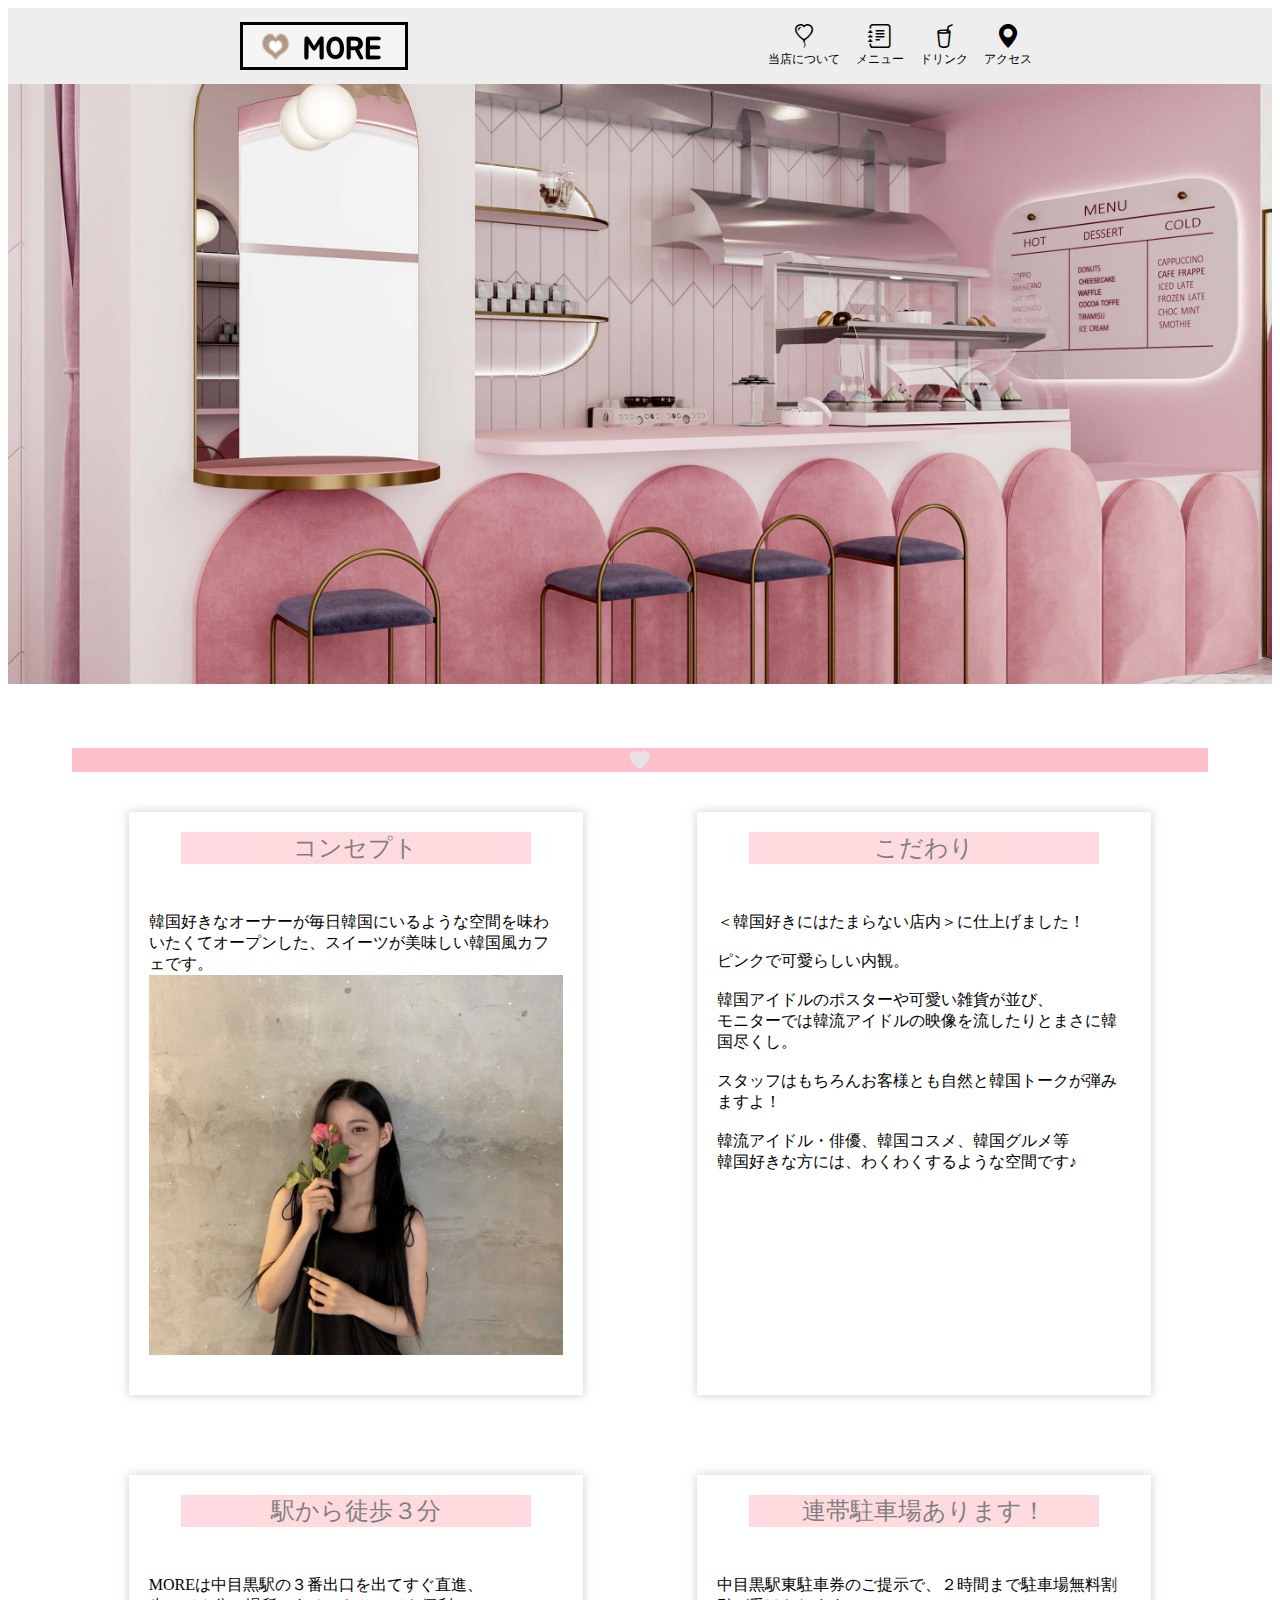
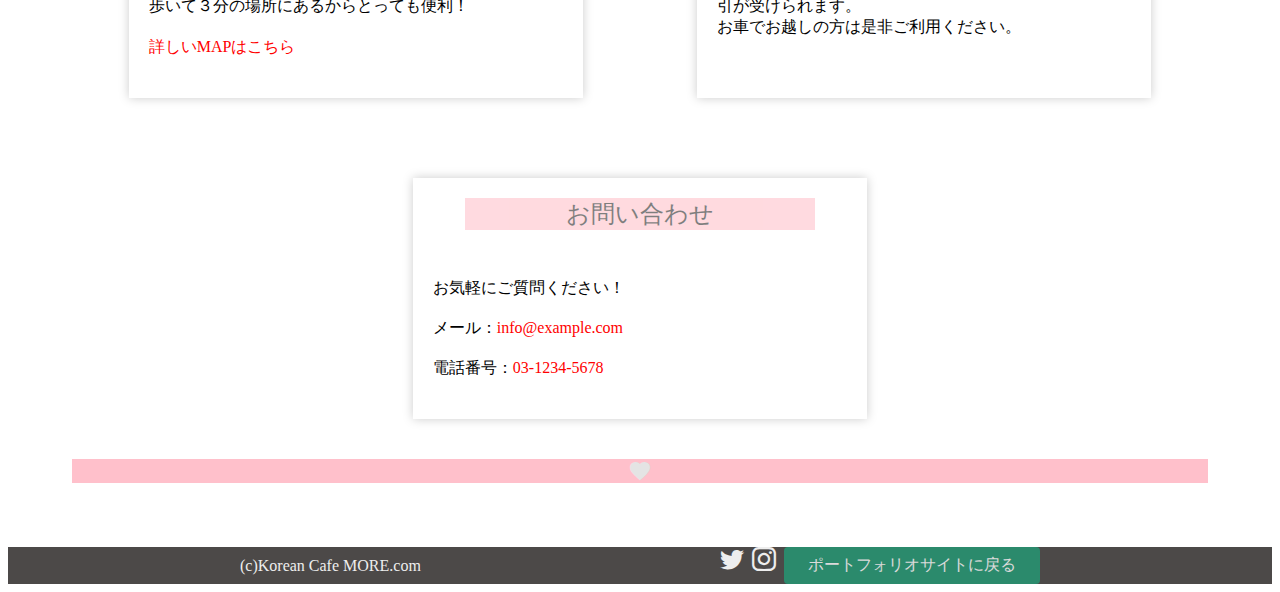
<file: about.html>
<!DOCTYPE html><!--HTMバージョン５-->
<html lang="ja"><!--言語指定　日本語-->
<head><!--全ページ共通の基本事項-->
<meta charset="UTF-8"><!--読み取りの文字コード-->
 <meta http-equiv="X-UA-Compatible" content="IE=edge">
 <title>MORE - 中目黒の韓国カフェ</title>
 <!--検索欄の説明文に表示されるもの-->
 
 <meta name="keywords" content="MORE,韓国風カフェ,韓国カフェ,中目黒カフェ,中目黒,カフェ,コリアンカフェ">

<!--著作権のある人の名前-->
<meta name="copyrights" content="cafe more">
<meta name="robots" content="all">        
<!--携帯・パソコンそれぞれに合わせた画面サイズにする-->
<meta name="viewport" content="width=device-width, initial-scale=1">

<meta name="description" content="MORE,モアは、中目黒にオープンした韓国風カフェです。店内はピンクで可愛く、写真も映えます❤︎　韓国アイドルの曲が流れる店内は韓国好きにはたまらない❤︎　美味しいケーキと飲み物で幸せな時間をお過ごしください❤︎">

  <link rel="icon" href="img/favicon1.png">
  <link rel="stylesheet" href="css/style1.css">
  <link rel="stylesheet" href="https://cdn.jsdelivr.net/npm/bootstrap-icons@1.8.0/font/bootstrap-icons.css">
 <link href="https://fonts.googleapis.com/icon?family=Material+Icons" rel="stylesheet">
  <link rel="preconnect" href="https://fonts.googleapis.com"> 
  <link rel="preconnect" href="https://fonts.gstatic.com" crossorigin> 
  <link href="https://fonts.googleapis.com/css2?family=Jua&display=swap" rel="stylesheet">

</head>
<body>
  <header>
    <div class="container">     
	<a href="index.html">
        <h1><img src="img/logo1.png" alt="MORE" width="168" height="48"></h1>
      </a>

      <nav>
        <ul>
          <li><a href="about.html">当店について<i class="bi bi-balloon-heart"></i></a></li>
          <li><a href="menu.html">メニュー<i class="bi bi-journal-text"></i></a></li>
          <li><a href="drinks.html">ドリンク<i class="bi bi-cup-straw"></i></a></li>
          <li><a href="access.html">アクセス<i class="bi bi-geo-alt-fill"></i></a></li>
        </ul>
      </nav>
    </div>
</header>

<secton class="hero">
  <img src="img/hero1.jpg" alt="素敵なカフェ">
</secton>


<main>
 <label class="like">
    <input type="checkbox">
    <i class="material-icons heart">favorite</i>
    <div class="ripple"></div>
  </label>
  
 <div class="fadein">   
    <div class="flexcard">
    
<section>
<h2>コンセプト</h2>
	<p>韓国好きなオーナーが毎日韓国にいるような空間を味わいたくてオープンした、スイーツが美味しい韓国風カフェです。<br>
	<img src="img/owner.jpg" alt="オーナーの写真">
　　　</p>
</section>

<section>
	<h2>こだわり</h2>
	<ul>
	<li>＜韓国好きにはたまらない店内＞に仕上げました！</li>
<br>
<li>ピンクで可愛らしい内観。</li>
<br>
<li>韓国アイドルのポスターや可愛い雑貨が並び、</li>
<li>モニターでは韓流アイドルの映像を流したりとまさに韓国尽くし。</li>
<br>
<li>スタッフはもちろんお客様とも自然と韓国トークが弾みますよ！</li>
<br>
<li>韓流アイドル・俳優、韓国コスメ、韓国グルメ等<br>
   韓国好きな方には、わくわくするような空間です♪</li>
    </ul>
</section>

<section>
<h2>駅から徒歩３分</h2>
	<p>MOREは中目黒駅の３番出口を出てすぐ直進、<br>
	歩いて３分の場所にあるからとっても便利！<br>
<a href="access.html#map">詳しいMAPはこちら</a>
</p>
</section>
   
<section>
<h2>連帯駐車場あります！</h2>
    <p>中目黒駅東駐車券のご提示で、２時間まで駐車場無料割引が受けられます。<br>
    お車でお越しの方は是非ご利用ください。</p>
</section>
  
  <section>
<h2>お問い合わせ</h2>
  <p>お気軽にご質問ください！</p>
   <p>メール：<a href="mailto:info&#64;example.com">info&#64;example.com</a></p>
      <p>電話番号：<a href="tel:0312345678">03-1234-5678</a></p>
</section>
   
    </div>
    </div>
    
    
  <label class="like">
    <input type="checkbox">
    <i class="material-icons heart">favorite</i> 
    <div class="ripple"></div>
  </label>
  

  </main>

<footer>
  <div class="container">
    <small>(c)Korean Cafe MORE.com</small>
    <ul>
      <li><a href="#"><i class="bi bi-twitter"></i></a></li>
      <li><a href="#"><i class="bi bi-instagram"></i></a></li>
      <li><a href="index.html" class="btn">ポートフォリオサイトに戻る</a></li>
      </ul>
  </div>
</footer>

</body>
<script src="js/main1.js"></script>
</html>
</file>
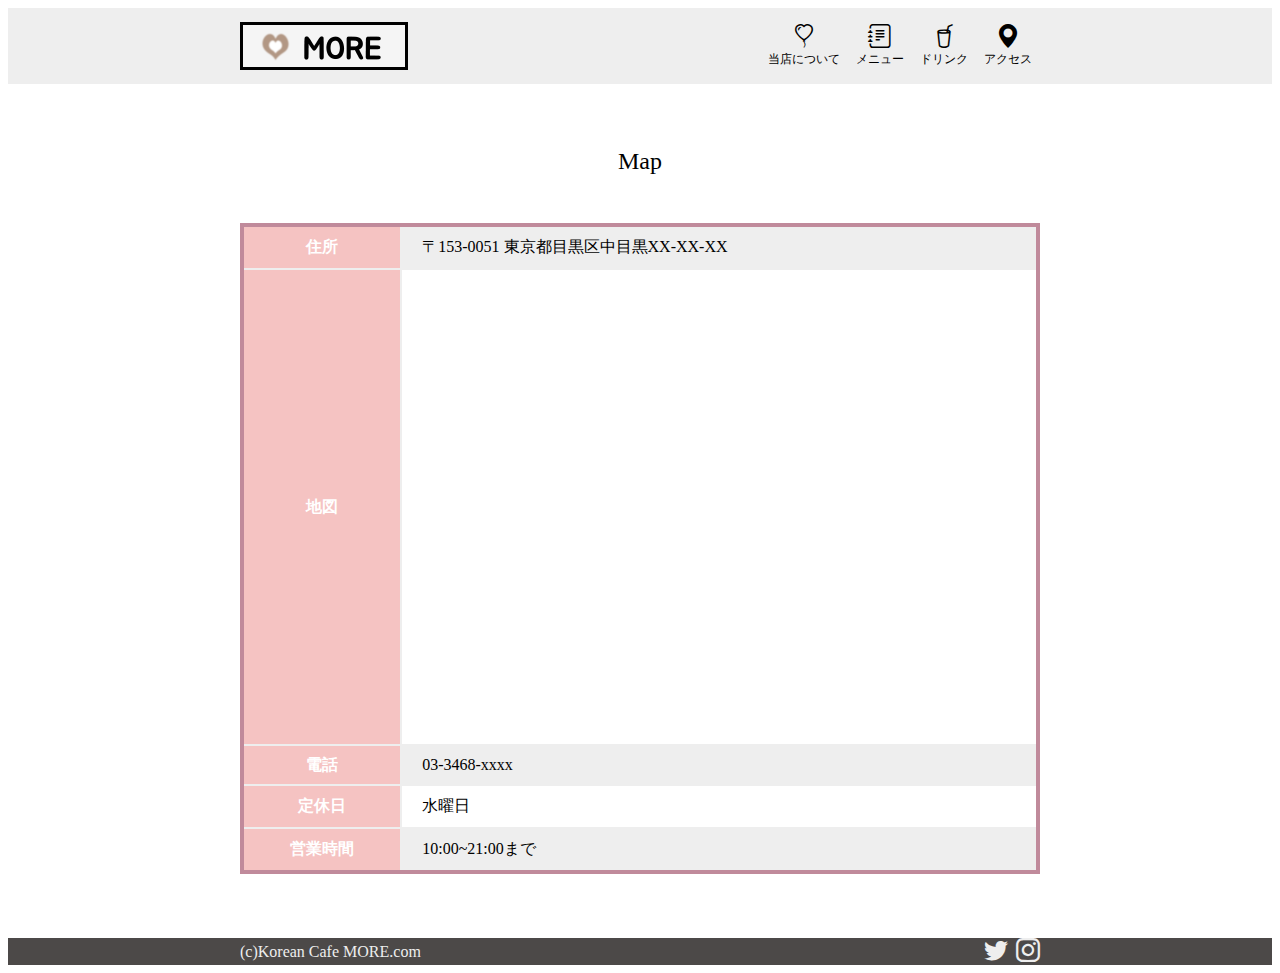
<file: access.html>
<!DOCTYPE html><!--HTMバージョン５-->
<html lang="ja"><!--言語指定　日本語-->
<head><!--全ページ共通の基本事項-->
<meta charset="UTF-8"><!--読み取りの文字コード-->
 <meta http-equiv="X-UA-Compatible" content="IE=edge">
 <title>MORE - 中目黒の韓国カフェ</title>
 <!--検索欄の説明文に表示されるもの-->
 
 <meta name="keywords" content="MORE,韓国風カフェ,韓国カフェ,中目黒カフェ,中目黒,カフェ,コリアンカフェ">

<!--著作権のある人の名前-->
<meta name="copyrights" content="cafe more">

<meta name="robots" content="all">
        
<!--携帯・パソコンそれぞれに合わせた画面サイズにする-->
<meta name="viewport" content="width=device-width, initial-scale=1">

<meta name="description" content="MORE,モアは、中目黒にオープンした韓国風カフェです。店内はピンクで可愛く、写真も映えます❤︎　韓国アイドルの曲が流れる店内は韓国好きにはたまらない❤︎　美味しいケーキと飲み物で幸せな時間をお過ごしください❤︎">

  <link rel="icon" href="img/favicon1.png">
  <link rel="stylesheet" href="css/style1.css">
  <link rel="stylesheet" href="https://cdn.jsdelivr.net/npm/bootstrap-icons@1.8.0/font/bootstrap-icons.css">
 <link href="https://fonts.googleapis.com/icon?family=Material+Icons" rel="stylesheet">
  <link rel="preconnect" href="https://fonts.googleapis.com"> 
  <link rel="preconnect" href="https://fonts.gstatic.com" crossorigin> 
  <link href="https://fonts.googleapis.com/css2?family=Jua&display=swap" rel="stylesheet">
</head>
<body>
  <header>
    <div class="container">
      <a href="index.html">
        <h1><img src="img/logo1.png" alt="MORE" width="168" height="48"></h1>
      </a>

      <nav>
        <ul>
          <li><a href="about.html">当店について<i class="bi bi-balloon-heart"></i></a></li>
          <li><a href="menu.html">メニュー<i class="bi bi-journal-text"></i></a></li>
          <li><a href="drink.html">ドリンク<i class="bi bi-cup-straw"></i></a></li>
          <li><a href="access.html">アクセス<i class="bi bi-geo-alt-fill"></i></a></li>
        </ul>
      </nav>
    </div>
  </header>

<main>
    <h2>Map</h2>
    <!--<caption>店舗情報の詳細</caption>-->
    <table class="map">
    <tr>
        <th>住所</th>
        <td>〒153-0051 東京都目黒区中目黒XX-XX-XX</td></tr>
        
        <tr>
            <th>地図</th>
            <td> 
                <div class="googleMap" id="map">
                  <iframe src="https://www.google.com/maps/embed?pb=!1m18!1m12!1m3!1d1963.5919343181465!2d139.69631762648154!3d35.64421463140905!2m3!1f0!2f0!3f0!3m2!1i1024!2i768!4f13.1!3m3!1m2!1s0x60188bc0aad32767%3A0x266d20609ffdbc8e!2z44K944Km44Or44Kt44Oz44ORJuOCq-ODleOCp-S4reebrum7kg!5e0!3m2!1sja!2sjp!4v1675252510107!5m2!1sja!2sjp" width="1000" height="450" style="border:0;" allowfullscreen="" loading="lazy" referrerpolicy="no-referrer-when-downgrade"></iframe>
                </div>
            </td>
        </tr>
        
       <!-- <tr><th>地図</th>
        <td><img src="image/map.jpg" alt="Tratria Buonoの地図"></td></tr>-->
        
                
        
        <tr><th>電話</th>
            <td>03-3468-xxxx</td></tr>
        
        <tr><th>定休日</th>
            <td>水曜日</td></tr>
        
        <tr><th rowspan="1">営業時間</th>
            <td>10:00~21:00まで</td></tr>
        
        <!--<tr><th colspan="4">お名前</th></tr>
        <tr><th>姓</th><td>上野山</td><th>名</th><td>奈々</td></tr>-->
        
        
    </table>

</main>



<footer>
  <div class="container">
    <small>(c)Korean Cafe MORE.com</small>
    <ul>
      <li><a href="#"><i class="bi bi-twitter"></i></a></li>
      <li><a href="#"><i class="bi bi-instagram"></i></a></li>
  </ul>
  </div>
</footer>

</body>
</html>
</file>
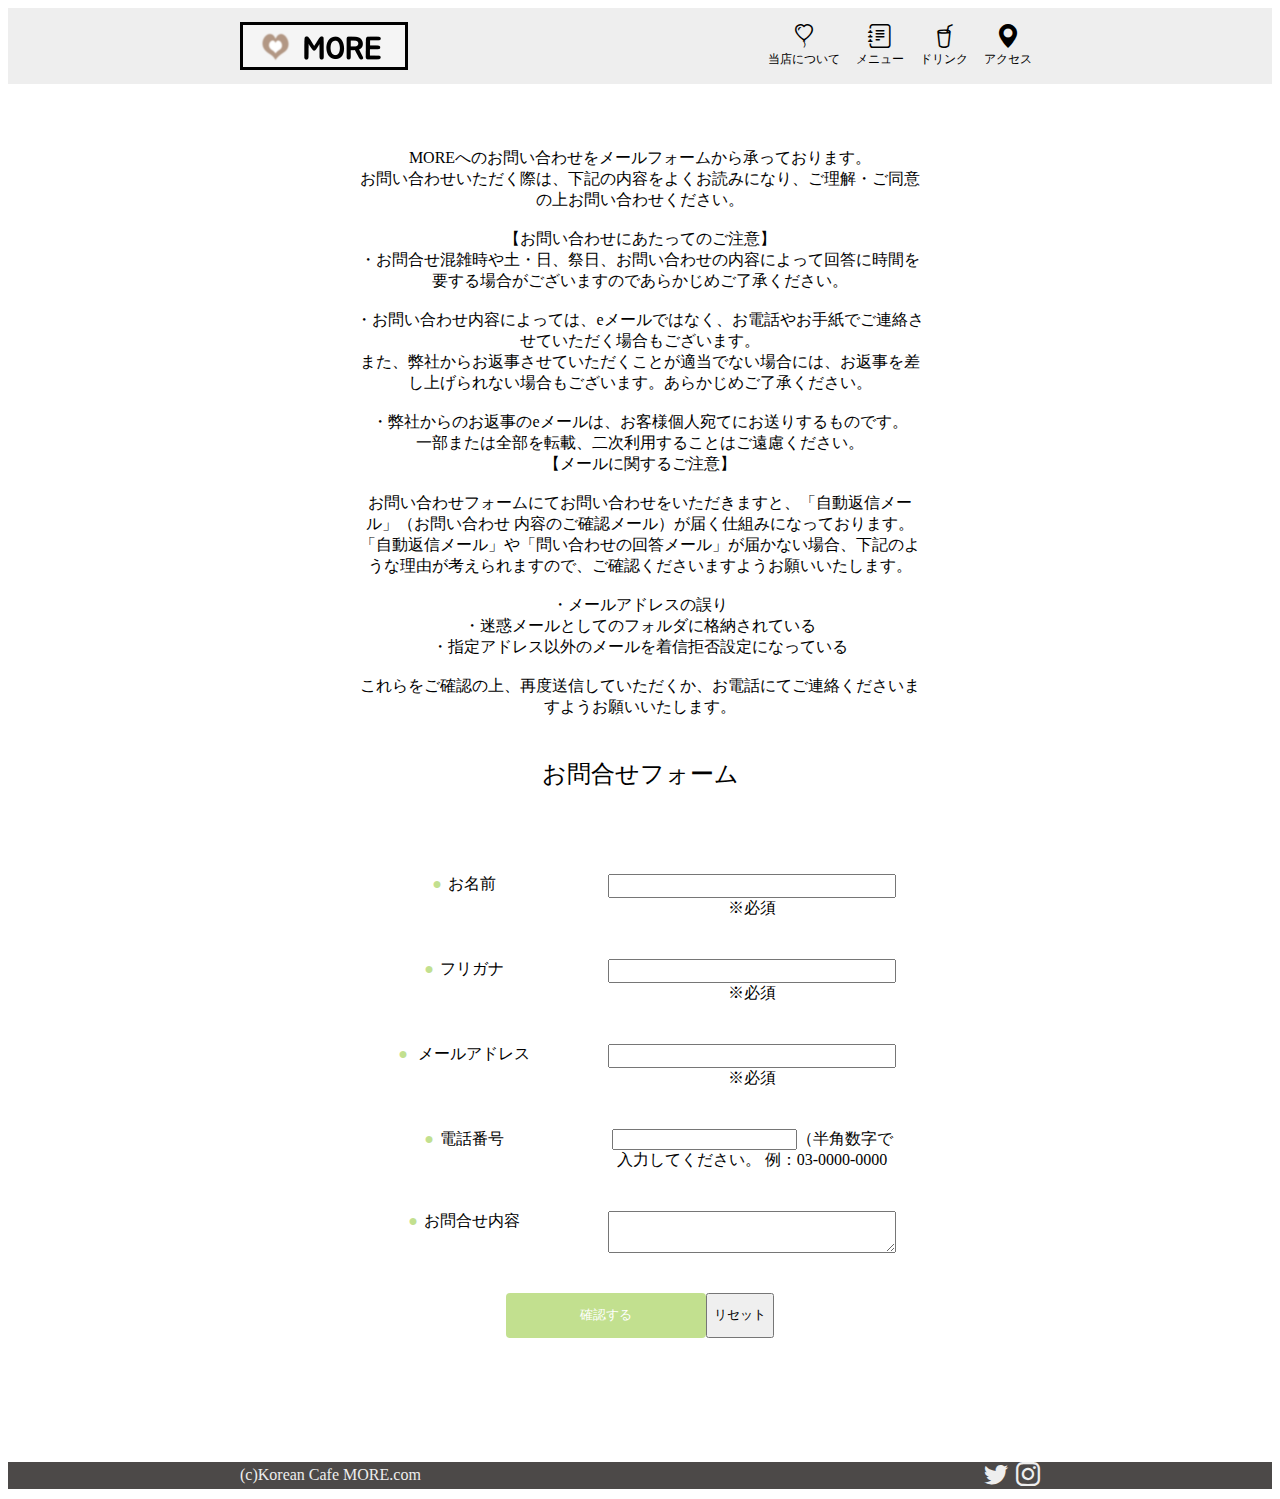
<file: contact.html>
<!DOCTYPE html><!--HTMバージョン５-->
<html lang="ja"><!--言語指定　日本語-->
<head><!--全ページ共通の基本事項-->
<meta charset="UTF-8"><!--読み取りの文字コード-->
 <meta http-equiv="X-UA-Compatible" content="IE=edge">
 <title>MORE - 中目黒の韓国カフェ</title>
 <!--検索欄の説明文に表示されるもの-->
 
 <meta name="keywords" content="MORE,韓国風カフェ,韓国カフェ,中目黒カフェ,中目黒,カフェ,コリアンカフェ">

<!--著作権のある人の名前-->
<meta name="copyrights" content="cafe more">
<meta name="robots" content="all">
        
<!--携帯・パソコンそれぞれに合わせた画面サイズにする-->
<meta name="viewport" content="width=device-width, initial-scale=1">

<meta name="description" content="MORE,モアは、中目黒にオープンした韓国風カフェです。店内はピンクで可愛く、写真も映えます❤︎　韓国アイドルの曲が流れる店内は韓国好きにはたまらない❤︎　美味しいケーキと飲み物で幸せな時間をお過ごしください❤︎">

  <link rel="icon" href="img/favicon1.png">
  <link rel="stylesheet" href="css/style1.css">
  <link rel="stylesheet" href="css/contact.css">
  <link rel="stylesheet" href="https://cdn.jsdelivr.net/npm/bootstrap-icons@1.8.0/font/bootstrap-icons.css">
 <link href="https://fonts.googleapis.com/icon?family=Material+Icons" rel="stylesheet">
  <link rel="preconnect" href="https://fonts.googleapis.com"> 
  <link rel="preconnect" href="https://fonts.gstatic.com" crossorigin> 
  <link href="https://fonts.googleapis.com/css2?family=Jua&display=swap" rel="stylesheet">
</head>
<body>
  <header>
    <div class="container">
      <a href="index.html">
        <h1><img src="img/logo1.png" alt="MORE" width="168" height="48"></h1>
      </a>

      <nav>
        <ul>
          <li><a href="about.html">当店について<i class="bi bi-balloon-heart"></i></a></li>
          <li><a href="menu.html">メニュー<i class="bi bi-journal-text"></i></a></li>
          <li><a href="drink.html">ドリンク<i class="bi bi-cup-straw"></i></a></li>
          <li><a href="access.html">アクセス<i class="bi bi-geo-alt-fill"></i></a></li>
        </ul>
      </nav>
    </div>
  </header>


<main id="form">
<div class="attention">
<section>
<p>MOREへのお問い合わせをメールフォームから承っております。<br>
     お問い合わせいただく際は、下記の内容をよくお読みになり、ご理解・ご同意の上お問い合わせください。</p>
    <br>
    <p>【お問い合わせにあたってのご注意】</p>
    <p>・お問合せ混雑時や土・日、祭日、お問い合わせの内容によって回答に時間を要する場合がございますのであらかじめご了承ください。</p>
    <br>
    <p>・お問い合わせ内容によっては、eメールではなく、お電話やお手紙でご連絡させていただく場合もございます。</p>
    <p>また、弊社からお返事させていただくことが適当でない場合には、お返事を差し上げられない場合もございます。あらかじめご了承ください。</p>
    <br>
    <p>・弊社からのお返事のeメールは、お客様個人宛てにお送りするものです。</p>
    <p>一部または全部を転載、二次利用することはご遠慮ください。</p>


    <p>【メールに関するご注意】</p>
    <br>
    <p>お問い合わせフォームにてお問い合わせをいただきますと、「自動返信メール」（お問い合わせ 内容のご確認メール）が届く仕組みになっております。</p>
    <p>「自動返信メール」や「問い合わせの回答メール」が届かない場合、下記のような理由が考えられますので、ご確認くださいますようお願いいたします。</p>
<br>
    <p>・メールアドレスの誤り</p>
    <p>・迷惑メールとしてのフォルダに格納されている</p>
    <p>・指定アドレス以外のメールを着信拒否設定になっている</p>
<br>
<p>これらをご確認の上、再度送信していただくか、お電話にてご連絡くださいますようお願いいたします。</p>
</section>
</div>

      <div class="form">   
            <h2>お問合せフォーム</h2>
            <!--<caption>店舗情報の詳細</caption>-->
            <form method="post" action="confirm.php">
            <!--table-->
                
                <dl>
                <div class="form-item">
                <dt><label for="onamae">お名前</label></dt>
                <dd><input type="text" name="name" required id="onamae">※必須</dd>
                </div>
                
                <div class="form-item">
                <dt><label for="onamae">フリガナ</label></dt>
                <dd><input type="text" name="name" required id="onamae">※必須</dd>
                </div>
                
                <div class="form-item">
                    <dt><label for="email">
                        メールアドレス</label></dt>
                    <dd><input type="email" name="mail" required id="email">※必須</dd>
                    </div>
                
                <div class="form-item">
                 <dt><label for="tel">電話番号</label></dt>
                    <dd><input type="tell" name="tel" id=tel>（半角数字で入力してください。 例：03-0000-0000</dd>
                    </div>
                
                
                <div class="form-item">
                    <dt><label for="youbou">お問合せ内容</label></dt>
                    <dd><textarea name="message" id="youbou"></textarea>
                </dd>
                </div>
                </dl><!--ここで一回dlで定義が終わる-->
                                                        
            <div class="form-item">
            <input type="submit" value="確認する">
            <input type="reset" value="リセット">
                </div>
                </form> 
        </div>
          </main> 
        
        <footer>
  <div class="container">
    <small>(c)Korean Cafe MORE.com</small>
    <ul>
      <li><a href="#"><i class="bi bi-twitter"></i></a></li>
      <li><a href="#"><i class="bi bi-instagram"></i></a></li>
  </ul>
  </div>
</footer>
    </body>
</html>
</file>
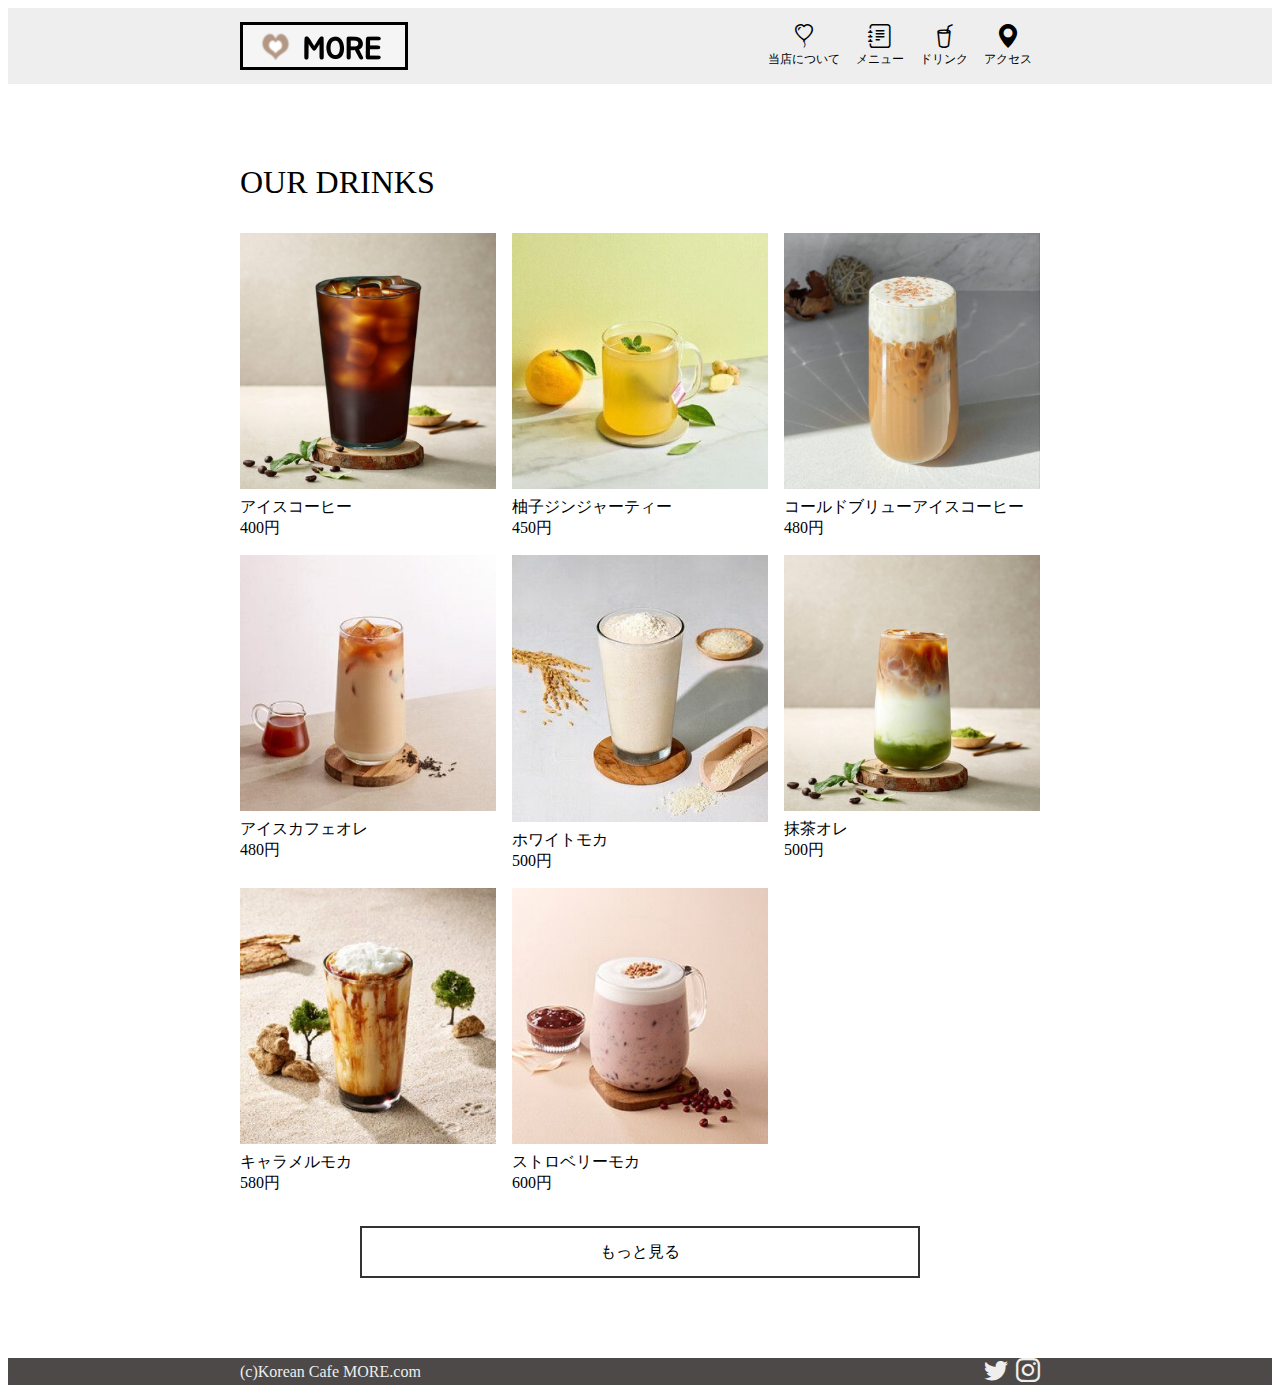
<file: drinks.html>
<!DOCTYPE html><!--HTMバージョン５-->
<html lang="ja"><!--言語指定　日本語-->
<head><!--全ページ共通の基本事項-->
<meta charset="UTF-8"><!--読み取りの文字コード-->
 <meta http-equiv="X-UA-Compatible" content="IE=edge">
 <title>MORE - 中目黒の韓国カフェ</title>
 <!--検索欄の説明文に表示されるもの-->
 
 <meta name="keywords" content="MORE,韓国風カフェ,韓国カフェ,中目黒カフェ,中目黒,カフェ,コリアンカフェ">

<!--著作権のある人の名前-->
<meta name="copyrights" content="cafe more">

<meta name="robots" content="all">        
<!--携帯・パソコンそれぞれに合わせた画面サイズにする-->
<meta name="viewport" content="width=device-width, initial-scale=1">

<meta name="description" content="MORE,モアは、中目黒にオープンした韓国風カフェです。店内はピンクで可愛く、写真も映えます❤︎　韓国アイドルの曲が流れる店内は韓国好きにはたまらない❤︎　美味しいケーキと飲み物で幸せな時間をお過ごしください❤︎">

  <link rel="icon" href="img/favicon1.png">
  <link rel="stylesheet" href="css/style1.css">
  <link rel="stylesheet" href="https://cdn.jsdelivr.net/npm/bootstrap-icons@1.8.0/font/bootstrap-icons.css">
 <link href="https://fonts.googleapis.com/icon?family=Material+Icons" rel="stylesheet">
  <link rel="preconnect" href="https://fonts.googleapis.com"> 
  <link rel="preconnect" href="https://fonts.gstatic.com" crossorigin> 
  <link href="https://fonts.googleapis.com/css2?family=Jua&display=swap" rel="stylesheet">
</head>
<body>
  <header>
    <div class="container">
      <a href="index.html">
        <h1><img src="img/logo1.png" alt="MORE" width="168" height="48"></h1>
      </a>

      <nav>
        <ul>
          <li><a href="about.html">当店について<i class="bi bi-balloon-heart"></i></a></li>
          <li><a href="menu.html">メニュー<i class="bi bi-journal-text"></i></a></li>
          <li><a href="drinks.html">ドリンク<i class="bi bi-cup-straw"></i></a></li>
          <li><a href="access.html">アクセス<i class="bi bi-geo-alt-fill"></i></a></li>
        </ul>
      </nav>
    </div>
  </header>
 
<section class="products">
  <div class="container">
    <h1>OUR DRINKS</h1>
    <ul>
      <li>
          <img src="drink/Group%2029.png" alt="アイスコーヒーの写真">
          <h2>アイスコーヒー</h2>
          <p>400円</p>
      </li>
      
       <li>
          <img src="drink/yuzutea.png" alt="柚子ジンジャーティーの写真">
          <h2>柚子ジンジャーティー</h2>
          <p>450円</p>
        </li>
      
      <li>
          <img src="drink/coldbrewicedcoffee.png" alt="コールドブリューアイスコーヒーの写真">
          <h2>コールドブリューアイスコーヒー</h2>
          <p>480円</p>
      </li>
      
      <li>
          <img src="drink/icecafeore.png" alt="アイスカフェオレの写真">
          <h2>アイスカフェオレ</h2>
          <p>480円</p>
      </li>

        <li>
          <img src="drink/whiytemoca.jpg" alt="ホワイトモカの写真">
          <h2>ホワイトモカ</h2>
          <p>500円</p>
    </li>
    
     <li>
          <img src="drink/macchaore.png" alt="抹茶オレの写真">
          <h2>抹茶オレ</h2>
          <p>500円</p>
    </li>
    
    <li>
          <img src="drink/caramelteamoca.png" alt="キャラメルモカの写真">
          <h2>キャラメルモカ</h2>
          <p>580円</p>
    </li>
      
      <li>
          <img src="drink/strawberrymoca.png" alt="ストロベリーモカの写真">
          <h2>ストロベリーモカ</h2>
          <p>600円</p>
    </li>
      
    

      </ul>
    <a href="#" class="more">もっと見る</a>
    
  </div>
</section>

<footer>
  <div class="container">
    <small>(c)Korean Cafe MORE.com</small>
    <ul>
      <li><a href="#"><i class="bi bi-twitter"></i></a></li>
      <li><a href="#"><i class="bi bi-instagram"></i></a></li>
  </ul>
  </div>
</footer>

</body>
</html>
</file>
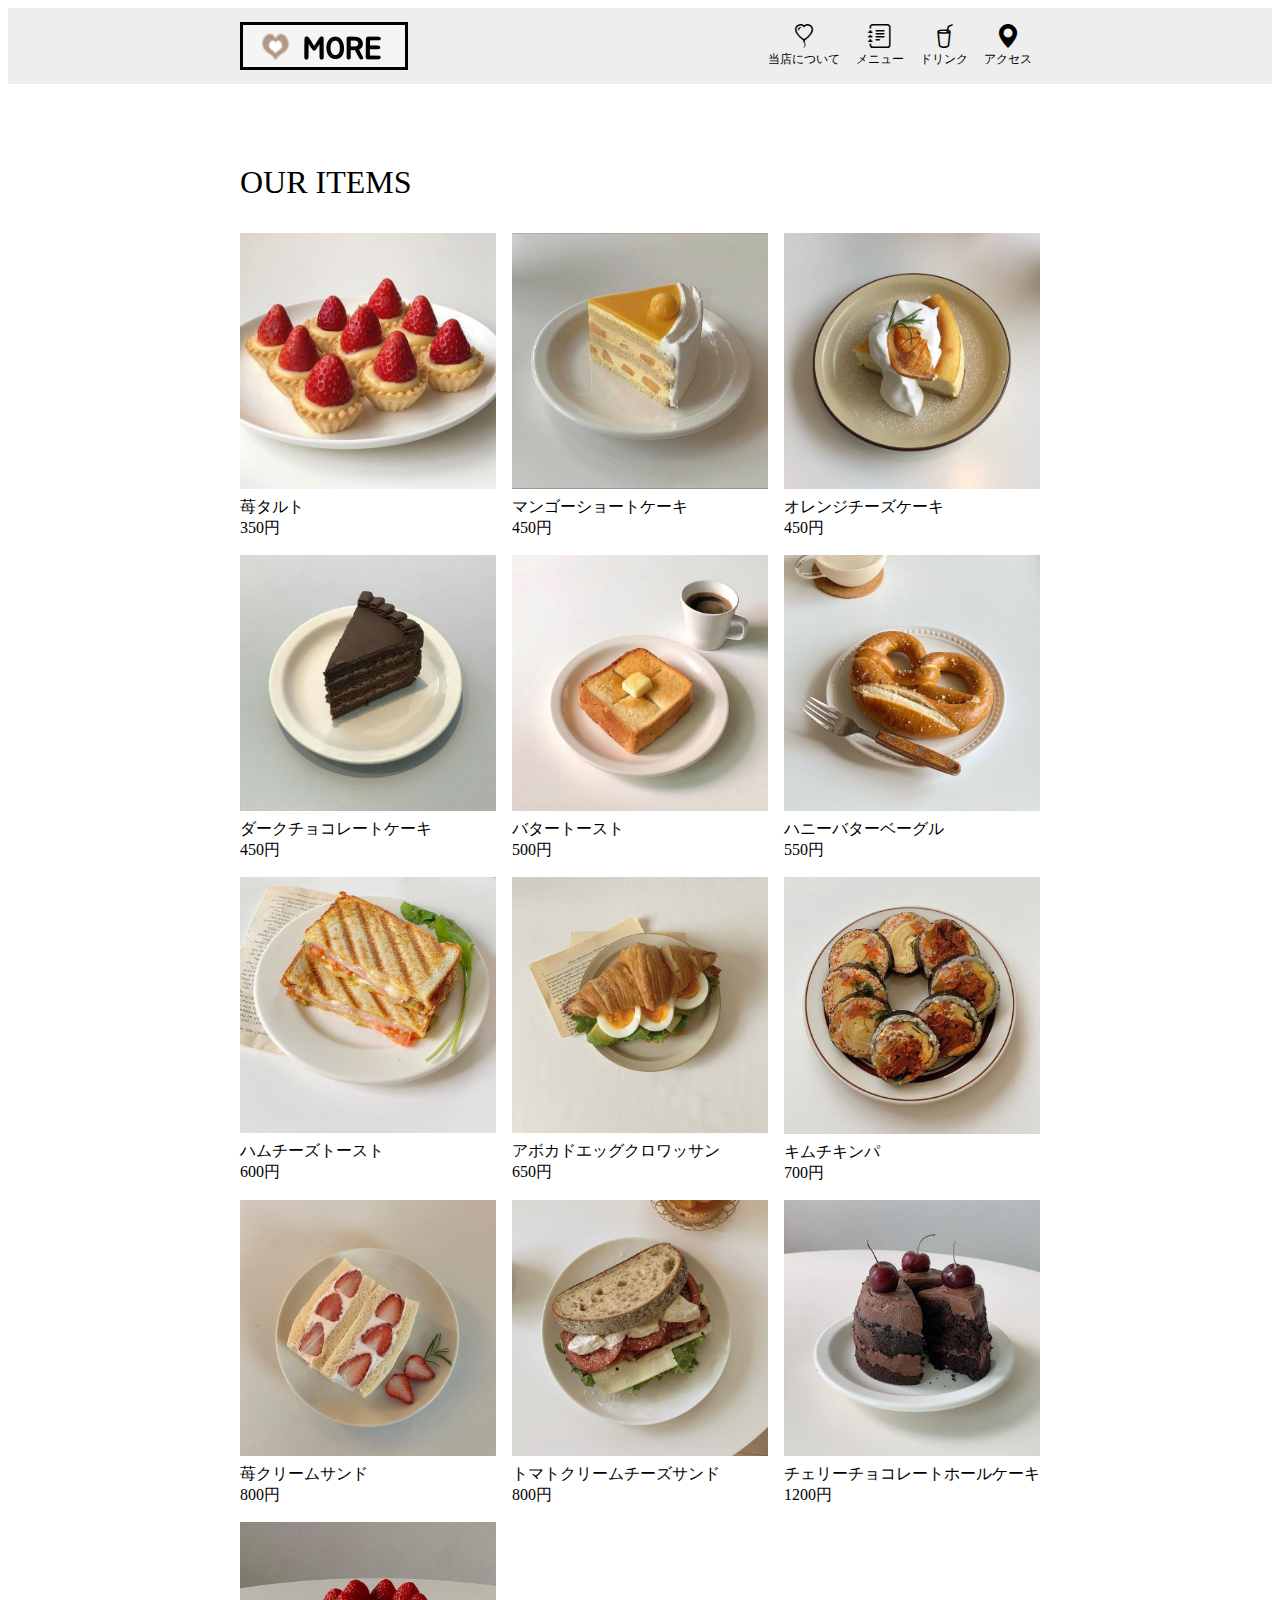
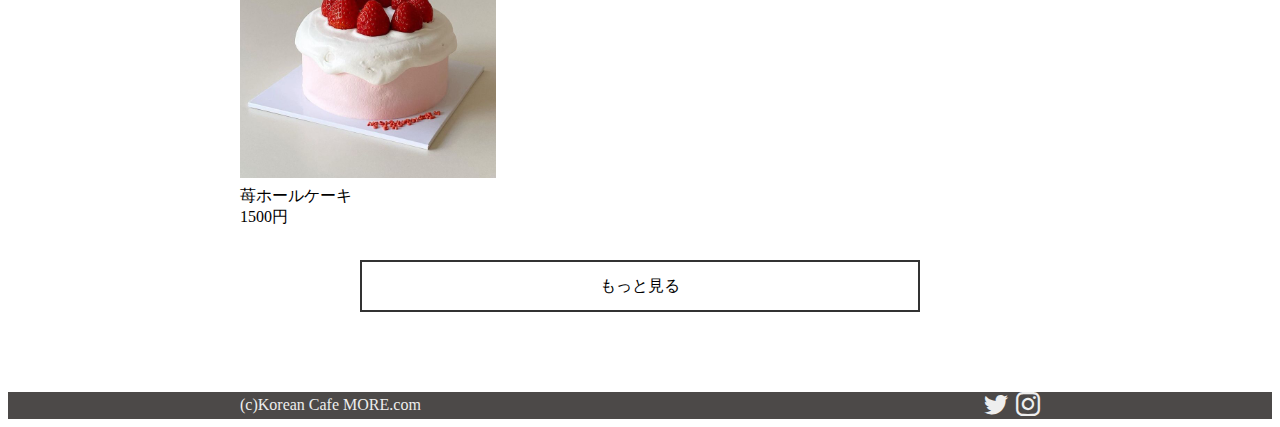
<file: menu.html>
<!DOCTYPE html><!--HTMバージョン５-->
<html lang="ja"><!--言語指定　日本語-->
<head><!--全ページ共通の基本事項-->
<meta charset="UTF-8"><!--読み取りの文字コード-->
 <meta http-equiv="X-UA-Compatible" content="IE=edge">
 <title>MORE - 中目黒の韓国カフェ</title>
 <!--検索欄の説明文に表示されるもの-->
 
 <meta name="keywords" content="MORE,韓国風カフェ,韓国カフェ,中目黒カフェ,中目黒,カフェ,コリアンカフェ">

<!--著作権のある人の名前-->
<meta name="copyrights" content="cafe more">

<meta name="robots" content="all">        
<!--携帯・パソコンそれぞれに合わせた画面サイズにする-->
<meta name="viewport" content="width=device-width, initial-scale=1">

<meta name="description" content="MORE,モアは、中目黒にオープンした韓国風カフェです。店内はピンクで可愛く、写真も映えます❤︎　韓国アイドルの曲が流れる店内は韓国好きにはたまらない❤︎　美味しいケーキと飲み物で幸せな時間をお過ごしください❤︎">

  <link rel="icon" href="img/favicon1.png">
  <link rel="stylesheet" href="css/style1.css">
  <link rel="stylesheet" href="https://cdn.jsdelivr.net/npm/bootstrap-icons@1.8.0/font/bootstrap-icons.css">
 <link href="https://fonts.googleapis.com/icon?family=Material+Icons" rel="stylesheet">
  <link rel="preconnect" href="https://fonts.googleapis.com"> 
  <link rel="preconnect" href="https://fonts.gstatic.com" crossorigin> 
  <link href="https://fonts.googleapis.com/css2?family=Jua&display=swap" rel="stylesheet">
</head>
<body>
  <header>
    <div class="container">
      <a href="index.html">
        <h1><img src="img/logo1.png" alt="MORE" width="168" height="48"></h1>
      </a>

      <nav>
        <ul>
          <li><a href="about.html">当店について<i class="bi bi-balloon-heart"></i></a></li>
          <li><a href="menu.html">メニュー<i class="bi bi-journal-text"></i></a></li>
          <li><a href="drinks.html">ドリンク<i class="bi bi-cup-straw"></i></a></li>
          <li><a href="access.html">アクセス<i class="bi bi-geo-alt-fill"></i></a></li>
        </ul>
      </nav>
    </div>
  </header>

<section class="products">
  <div class="container">
    <h1>OUR ITEMS</h1>
    <ul>
      <li>
          <img src="items/%E2%98%BEcustarditigo%20tarte.jpeg" alt="苺タルトの写真"の写真>
          <h2>苺タルト</h2>
          <p>350円</p>
      </li>
      
      <li>
          <img src="items/%E2%98%BE%20mango%20shortcake.jpeg" alt="マンゴーショートケーキの写真">
          <h2>マンゴーショートケーキ</h2>
          <p>450円</p>
      </li>
      
      <li>
          <img src="items/%E2%98%BE%20dryorangepoundcake.jpeg" alt="オレンジチーズケーキの写真">
          <h2>オレンジチーズケーキ</h2>
          <p>450円</p>
      </li>
     
     <li>
          <img src="items/%E2%98%BE%20darkchocolatecake.jpeg" alt="ダークチョコレートケーキの写真">
          <h2>ダークチョコレートケーキ</h2>
          <p>450円</p>
        </li>
      
      
      
        <li>
          <img src="items/buttertoast.png" alt="バタートーストの写真">
          <h2>バタートースト</h2>
          <p>500円</p>
    </li>
    
    
    <li>
          <img src="items/%E2%98%BE%20butterbeagle.jpeg" alt="ハニーバターベーグルの写真">
          <h2>ハニーバターベーグル</h2>
          <p>550円</p>
    </li>
      
      <li>
          <img src="items/humcheesetoast.jpeg" alt="ハムチーズトーストの写真">
          <h2>ハムチーズトースト</h2>
          <p>600円</p>
    </li>
      
      <li>
          <img src="items/%E2%98%BE%20abokadoegg%20croissant.jpeg" alt="アボカドエッグクロワッサンの写真">
          <h2>アボカドエッグクロワッサン</h2>
          <p>650円</p>
    </li>

      <li>
          <img src="items/%E2%98%BE%20kimutikimpa.jpeg" alt="キムチキンパの写真">
          <h2>キムチキンパ</h2>
          <p>700円</p>

      </li>
      
      <li>
          <img src="items/%E2%98%BEstrawberrycreamsand.jpeg" alt="苺クリームサンドの写真">
          <h2>苺クリームサンド</h2>
          <p>800円</p>
    </li>
    
    <li>
          <img src="items/%E2%98%BE%20tomatocreamcheesesand.jpeg" alt="トマトクリームチーズサンドの写真">
          <h2>トマトクリームチーズサンド</h2>
          <p>800円</p>
    </li>
     
     <li>
          <img src="items/%E2%98%BE%20chocolatecake.jpeg" alt="チェリーチョコレートホールケーキの写真">
          <h2>チェリーチョコレートホールケーキ</h2>
          <p>1200円</p>
      </li>

     <li>
          <img src="items/%E2%98%BEitigoholecake.jpeg" alt="苺ホールケーキの写真">
          <h2>苺ホールケーキ</h2>
          <p>1500円</p>
      </li>
     
      </ul>
    <a href="#" class="more">もっと見る</a>
    
  </div>
</section>

<footer>
  <div class="container">
    <small>(c)Korean Cafe MORE.com</small>
    <ul>
      <li><a href="#"><i class="bi bi-twitter"></i></a></li>
      <li><a href="#"><i class="bi bi-instagram"></i></a></li>
  </ul>
  </div>
</footer>

</body>
</html>
</file>
<file: css/style1.css>
/*common*/
* {box-sizing: border-box;}

*body{margin: 0;padding:0;
    font-family: 'Jua', sans-serif;
}

.btn{
  background-color: #239b76;
  padding: 8px 24px;
  color: white;
  display: block;
  opacity: 0.8;
  border-radius: 4px;
  text-align: center;
}

.btn:hover {
  opacity: 1;
}
/*heart animation*/

.like {
  cursor: pointer;
  display: flex;
  justify-content: center;
  align-items: center;
  background: pink;
}

.like [type="checkbox"] {
  display: none;
}

.heart {
  font-size: 40px;
  color: #e4e4e4;
  user-select: none;
}

.like [type="checkbox"]:checked ~ .heart {
  animation-name: heart;
  animation-duration: .6s;
  animation-fill-mode: forwards;
}

@keyframes heart {
  0% {
    transform: scale(0);
  }
  50% {
    transform: scale(1.1);
  }
  100% {
    transform: scale(1);
    color: red;
  }
}

.ripple {
  position: absolute;
  width: 85px;
  height: 85px;
  background: red;
  border-radius: 50%;
  transform: scale(0);
}

.like [type="checkbox"]:checked ~ .ripple {
  animation-name: ripple;
  animation-duration: .6s;
  animation-fill-mode: forwards;
}

@keyframes ripple {
  0% {
    transform: scale(0);
  }
  50% {
    transform: scale(1.1);
  }
  100% {
    transform: scale(1);
    opacity: 0;
  }
}



.flexcard{
    display:flex;
    flex-wrap:wrap;
    justify-content:space-between;
}
.flexcard h2{
    background-color:lightpink;
    opacity: .5;
	background-repeat:no-repeat;
	background-position:center bottom;
	background-size:220px 28px;
}
.flexcard section{
    flex:0 0 auto;
	box-shadow:0 0 10px 0 #ccc;
	padding:20px 20px 40px;
    width:100%;
    margin:40px auto;;
}

.flexcard section img{width: 100%;}

.flexcard section a{
    display: inline-block; 
    margin-top: 20px;
    color: red;}


h1,h2{margin: 0;
   font-weight: normal;}

p{margin: 0;}

img{vertical-align: bottom;}

.container{ margin: 0 16px;}

ul{list-style: none;
  padding: 0;
  margin: 0;}

a{text-decoration: none;
  color: inherit;
    transform: opacity .3s;}

a:hover{opacity: .5;}

/*header*/
header{background-color:#eee;
       padding: 8px 0;}

header .container{display: flex;
                  justify-content:space-between;
                  align-items: center;}

header ul{display: flex;}

header ul li{margin: 8px;}

header ul li a{display: flex;
                flex-direction: column-reverse;
                font-size:12px;
                text-align: center;}

header ul li a i{font-size:24px;}

/*hero*/
  .hero img{
    width: 100%;
    height: 600px;
    object-fit: cover;}

    
/*products*/
.products{
  padding: 80px 0;
}

.products ul{
    margin-top: 32px;
    display: flex;
    flex-wrap: wrap;
    gap:16px;
}

.products li{width: calc((100% - 16px) / 2);}

.products li img{width: 100%;}

.products li h2{
    font-size: 16px;
    margin-top:8px; }

  .products .more{
    display: block;
    width: 70%;
    line-height: 48px;
    text-align: center;
    border: 2px solid #333;
    margin: 32px auto 0;
  }

/*footer*/
footer{background: #4c4948;
       padding: 16 0;
       color: #eee;}

footer .container{
    display: flex;
    justify-content: space-between;
    align-items: center;
}

footer small{font-size:16px;}

footer ul{display: flex;}

footer li i{font-size: 24px;}

footer li + li{margin-left: 8px;}

/*-------------------------------------map-----------------------------------------*/
/*メインデバイス用の表の編集用タグ入力スタート*/

main{  margin: 64px auto;}

main h2{margin: 0 32px 48px;
        font-size: 24px;
        text-align: center;}

table{border:solid 4px #C08A9B;
      border-collapse: collapse;/*線の単線化collapse*/
      width:100%;/*tableを広げる＝divの幅と同じ割合になる*/
      margin:20px auto;}


th,td{border: solid 2px #eeeeee;}

th{background-color:#F5C3C2;
color: #ffffff;
width: 20%
}

td{padding: 5px 0;}

tr:nth-child(odd/*even,2n+1でもおっけ*/){background:#eeeeee}
/*表の編集タグ終了*/

iframe {width: 100%;
        aspect-ratio:16/9; /*アスペクト比（縦横比）を指定*/}

/*問い合わせページ*/
/*フォームのスタイル設定*/
form{width:90%;
max-width:640px;
margin:0 auto;}

dl{width:100%;
margin: :0 auto;}

.form-item{display:flex;
justify-content:center;
/*flexの時のみ使用できる*/
margin-bottom: 40px;
z-index: 100;}

dt{width:200px;}

dt::before{content: "●";
       color: #c2e08f;
       padding-right: 6px;}

dd{width:300px;margin-left:0;}

input[type="text"],input[type="email"],input[type="tel"],
textarea{display: block;
     width: 100%;
     font-size:16px;}

select{width: 28%;/*ddの300pxのうちの28%*/
font-size:16px;}

.form-submit{text-align: center;}


input[type="submit"]
 {background-color:#c2e08f;
  color: #ffffff;
  width: 200px;
  padding: 0.5em;/*em標準文字の高さをエムと表す。OSによって違う*/
  border: none;
  border-radius: 4px;}

input[type="submit"]:hover{
background-color: green;}








/*-----------------------------------------midium screen-----------------------------------------*/
@media (min-width:600px){
    
    
.flexcard section{width:40%;
}

    
    .products li{width: calc((100% - 32px) / 3);}

    td{padding: 10px 20px;}/*スマホの時は電話かけたりしやすいようにスペースをパディング１０くらいとっておく。明確にわかりやすく押しやすく！*/
      
      
  /*メニューのページのフレックス終わり*/
      /*TOPページのフレックス再開*/
      
      /*よやくふぉ-むの設定スタ-と*/
      
      form{padding: 20px 0;}
      dl{width: 90%;}/*147のが引き継がれてる*/
      .form-item{display:block:}
      /*2段枠組みの設定に性質を変えてくださいって意味メインデバイスでは149.150フレックス＝横並び設定になってる*/
      
      dt{width: 100%;margin-bottom: 10px;}
      
      dd{width: 100%;}
      
      input[type="submit"]{padding:1em;}
   
    main{margin: 0 32px;}

  }
    
/*------------------------------------------large screen------------------------------------------*/
@media (min-width:800px){
                            
.container{width: calc(100%-32px);
            margin: 0 auto;
            max-width: 800px;}

main{  margin: 64px 64px;}
    
.map iframe,table{margin: 0 auto;
                  max-width: 800px;}}
</file>
<file: css/contact.css>
.attention,.form{padding: 0 40px;text-align: center;}

.attention{padding: 0 25%;}

.form{margin-top: 40px;}
</file>
